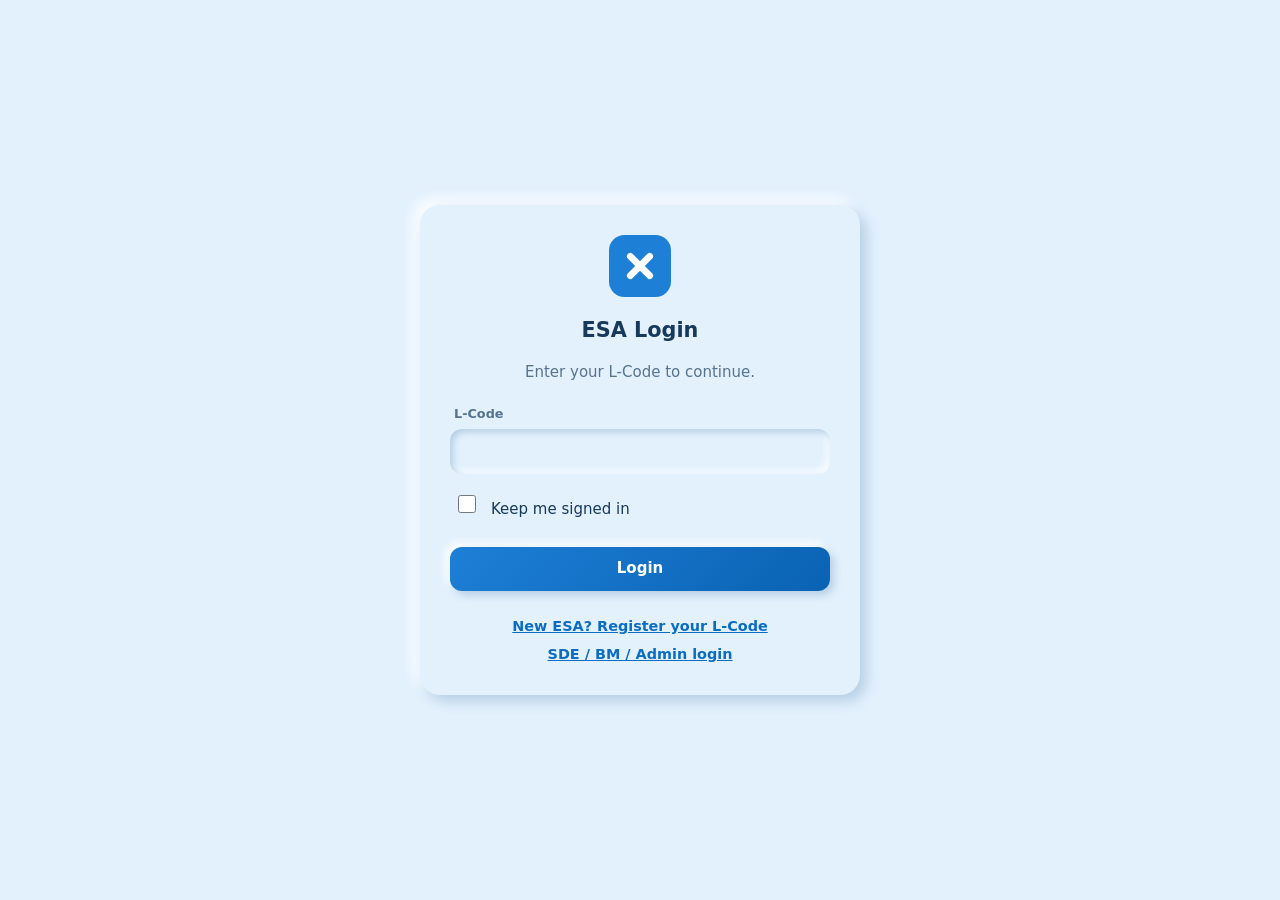
<file: index.html>
<!DOCTYPE html>
<html lang="en">
<head>
<meta charset="utf-8">
<meta name="viewport" content="width=device-width,initial-scale=1">
<meta name="theme-color" content="#e3f1fd">
<title>ESA Login · Cancel Call Management</title>
<link rel="icon" href="icon.svg">
<link rel="manifest" href="manifest.json">
<link rel="stylesheet" href="style.css">
</head>
<body data-page="esa">
<div id="app"><noscript>Please enable JavaScript.</noscript></div>
<div id="toast" role="status" aria-live="polite"></div>
<script src="config.js"></script>
<script src="common.js"></script>
<script src="auth.js"></script>
</body>
</html>
</file>
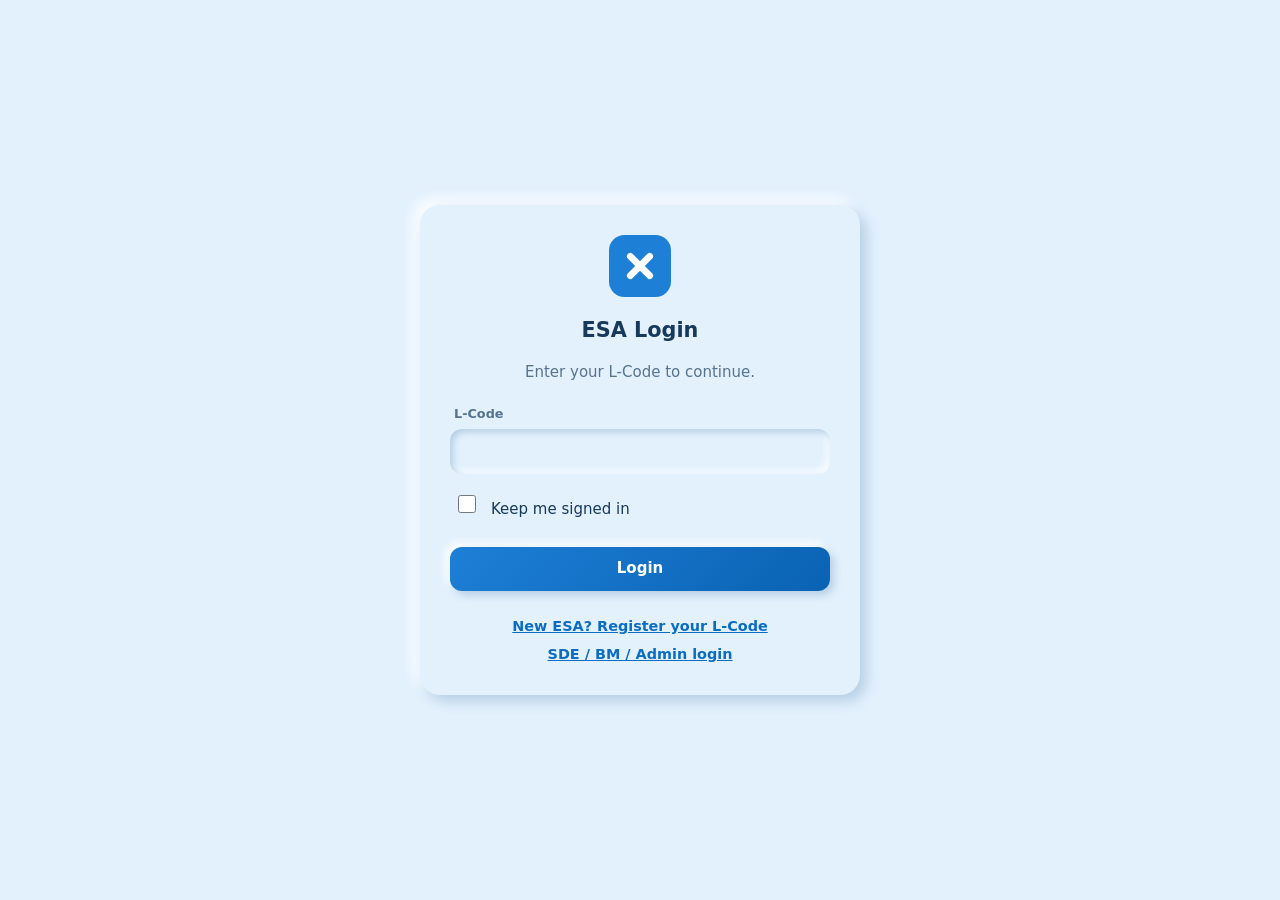
<file: dashboard.html>
<!DOCTYPE html>
<html lang="en">
<head>
<meta charset="utf-8">
<meta name="viewport" content="width=device-width,initial-scale=1">
<meta name="theme-color" content="#e3f1fd">
<title>Dashboard · Cancel Call Management</title>
<link rel="icon" href="icon.svg">
<link rel="manifest" href="manifest.json">
<link rel="stylesheet" href="style.css">
</head>
<body data-page="app">
<div id="app"><noscript>Please enable JavaScript.</noscript></div>
<div id="toast" role="status" aria-live="polite"></div>
<script src="config.js"></script>
<script src="common.js"></script>
<script src="app.js"></script>
</body>
</html>
</file>
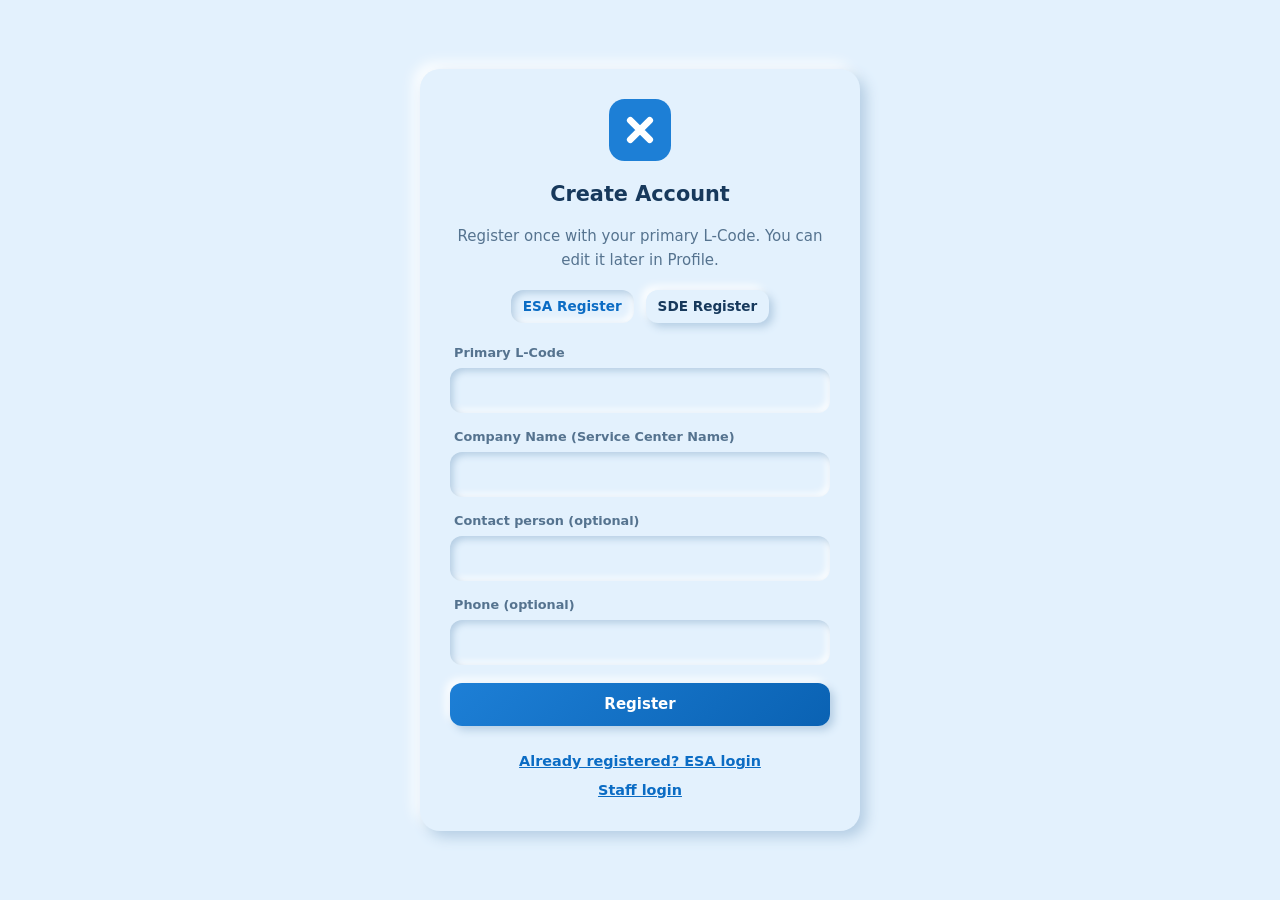
<file: register.html>
<!DOCTYPE html>
<html lang="en">
<head>
<meta charset="utf-8">
<meta name="viewport" content="width=device-width,initial-scale=1">
<meta name="theme-color" content="#e3f1fd">
<title>Register · Cancel Call Management</title>
<link rel="icon" href="icon.svg">
<link rel="manifest" href="manifest.json">
<link rel="stylesheet" href="style.css">
</head>
<body data-page="register">
<div id="app"><noscript>Please enable JavaScript.</noscript></div>
<div id="toast" role="status" aria-live="polite"></div>
<script src="config.js"></script>
<script src="common.js"></script>
<script src="auth.js"></script>
</body>
</html>
</file>
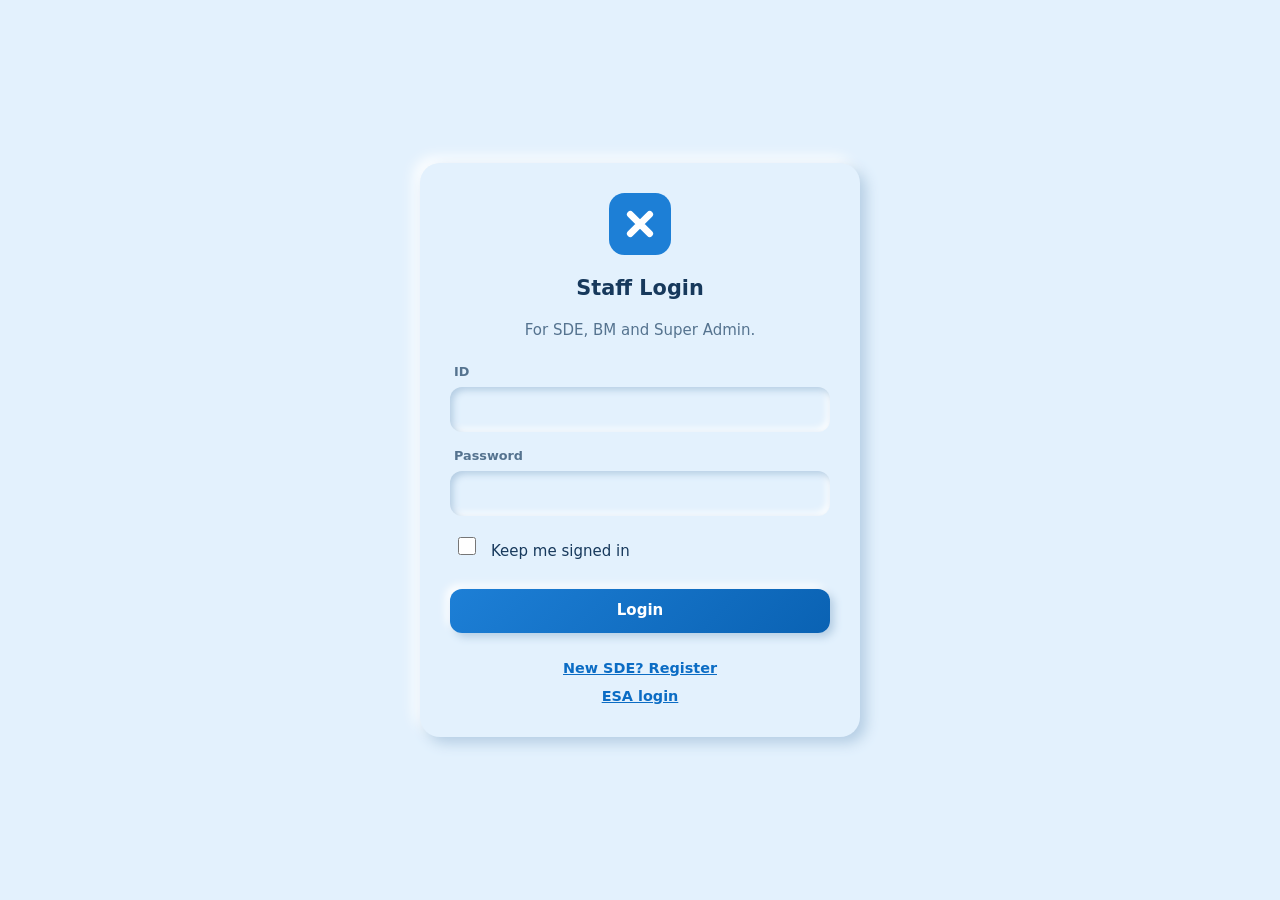
<file: staff.html>
<!DOCTYPE html>
<html lang="en">
<head>
<meta charset="utf-8">
<meta name="viewport" content="width=device-width,initial-scale=1">
<meta name="theme-color" content="#e3f1fd">
<title>Staff Login · Cancel Call Management</title>
<link rel="icon" href="icon.svg">
<link rel="manifest" href="manifest.json">
<link rel="stylesheet" href="style.css">
</head>
<body data-page="staff">
<div id="app"><noscript>Please enable JavaScript.</noscript></div>
<div id="toast" role="status" aria-live="polite"></div>
<script src="config.js"></script>
<script src="common.js"></script>
<script src="auth.js"></script>
</body>
</html>
</file>
<file: style.css>
:root{--bg:#e3f1fd;--tx:#17395c;--mu:#55738f;--ac:#0b6cc4;--lt:#fff;--dk:#b4cde3;--ok:#127a52;--er:#c22f4b;--wn:#9a5b00;
--up:6px 6px 14px var(--dk),-6px -6px 14px var(--lt);--in:inset 3px 3px 7px var(--dk),inset -3px -3px 7px var(--lt)}
*{box-sizing:border-box}
[hidden]{display:none!important}
body{margin:0;min-height:100vh;background:var(--bg);color:var(--tx);font:15px/1.55 system-ui,-apple-system,"Segoe UI",Roboto,sans-serif}
a{color:var(--ac);font-weight:600}
h1{font-size:1.3rem;margin:0}h2{font-size:1.1rem;margin:0 0 14px}
.nu{background:var(--bg);border-radius:20px;box-shadow:var(--up)}
.wrap{max-width:1200px;margin:0 auto;padding:22px}
.card{padding:22px;margin:0 0 22px;min-width:0}
input:not([type=checkbox]),select,textarea{width:100%;padding:11px 14px;border:0;background:var(--bg);color:var(--tx);font:inherit;border-radius:12px;box-shadow:var(--in)}
textarea{resize:vertical}
input[type=checkbox]{width:18px;height:18px;accent-color:var(--ac);flex:none}
:focus-visible{outline:2px solid var(--ac);outline-offset:2px}
.btn{border:0;cursor:pointer;background:var(--bg);color:var(--tx);padding:10px 18px;border-radius:12px;font:inherit;font-weight:600;box-shadow:4px 4px 9px var(--dk),-4px -4px 9px var(--lt);text-decoration:none;display:inline-block}
.btn:hover{color:var(--ac)}
.btn:active,.btn.on{box-shadow:var(--in);color:var(--ac)}
.btn.pri{background:linear-gradient(135deg,#1d7fd6,#0a62b3);color:#fff}
.btn.ok{color:var(--ok)}.btn.no{color:var(--er)}
.btn.sm{padding:6px 12px;font-size:.85rem}
.btn:disabled{opacity:.45;cursor:default}
.bar{display:flex;justify-content:space-between;align-items:center;gap:12px;flex-wrap:wrap;padding:14px 22px;margin-bottom:22px}
.brand{display:flex;align-items:center;gap:12px}.brand img{width:38px;height:38px}
.acts{display:flex;gap:10px;align-items:center;flex-wrap:wrap}
.tabs{display:flex;gap:12px;flex-wrap:wrap;margin-bottom:22px}
.grid{display:grid;grid-template-columns:repeat(auto-fit,minmax(150px,1fr));gap:18px;margin-bottom:22px}
.stat{border:0;padding:16px 18px;text-align:left;font:inherit;color:var(--tx);border-top:4px solid var(--ac)}
button.stat{cursor:pointer}
.stat b{display:block;font-size:1.9rem;line-height:1.2;font-variant-numeric:tabular-nums}
.stat.sel{box-shadow:var(--in)}
.stat.Pending{border-color:var(--wn)}.stat.Approved{border-color:var(--ok)}.stat.Rejected{border-color:var(--er)}
.stat.Pending b{color:var(--wn)}.stat.Approved b{color:var(--ok)}.stat.Rejected b{color:var(--er)}
.frm{display:grid;grid-template-columns:repeat(auto-fit,minmax(210px,1fr));gap:16px;margin-bottom:16px}
.full{grid-column:1/-1}
label.l{display:block;font-size:.8rem;color:var(--mu);margin:0 0 5px 4px;font-weight:600}
.tw{overflow-x:auto}
table{width:100%;border-collapse:collapse;min-width:620px}
th,td{text-align:left;padding:10px 12px;border-bottom:1px solid #c6dbee;vertical-align:top;overflow-wrap:anywhere}
th{font-size:.8rem;color:var(--mu)}
tr.cl{cursor:pointer}tr.cl:hover{background:#d4e8fa}
.bd{display:inline-block;padding:3px 12px;border-radius:20px;font-size:.8rem;font-weight:700;box-shadow:var(--in);white-space:nowrap}
.bd.Pending{color:var(--wn)}.bd.Approved{color:var(--ok)}.bd.Rejected{color:var(--er)}.bd.urg{background:var(--er);color:#fff;box-shadow:none}
.row{display:flex;justify-content:space-between;align-items:center;gap:12px;flex-wrap:wrap;margin-bottom:14px}
.row>input,.row>select{flex:1 1 170px;width:auto!important}
.chip{padding:6px 14px;font-size:.85rem;border-radius:12px;box-shadow:var(--in);font-weight:600}
.ck{display:flex;gap:12px;align-items:center;padding:10px 14px;margin:10px 0;cursor:pointer;border-radius:12px;box-shadow:3px 3px 7px var(--dk),-3px -3px 7px var(--lt)}
.ck.plain{box-shadow:none;padding:4px;margin:0 0 12px}
.cc{padding:16px;margin-bottom:16px;border-radius:16px;box-shadow:var(--in)}
.kv{display:grid;grid-template-columns:130px 1fr;gap:6px 12px;margin-bottom:12px;overflow-wrap:anywhere}
.kv>span:nth-child(odd){color:var(--mu)}
.mu{color:var(--mu)}.small{font-size:.82rem}
.chart{display:flex;align-items:flex-end;gap:6px;height:140px}
.chart>div{flex:1;display:flex;flex-direction:column;justify-content:flex-end;align-items:center;height:100%;font-size:.7rem;color:var(--mu);min-width:0}
.chart i{display:block;width:100%;max-width:34px;min-height:3px;border-radius:6px 6px 2px 2px;background:linear-gradient(#3b9ae8,#0a62b3)}
.bell{position:relative}
.bell em{position:absolute;top:-7px;right:-7px;background:var(--er);color:#fff;border-radius:20px;font:700 .7rem/1 system-ui;padding:4px 6px}
.note{padding:10px 12px;border-bottom:1px solid #c6dbee}.note.new{border-left:4px solid var(--ac);font-weight:600}
.ov{position:fixed;inset:0;background:#0b2a4766;display:flex;align-items:center;justify-content:center;padding:16px;z-index:9}
.md{width:100%;max-width:520px;max-height:90vh;overflow:auto;margin:0}
.md .row{margin:16px 0 0;justify-content:flex-end}
#toast{position:fixed;right:16px;bottom:16px;left:16px;z-index:10;display:flex;flex-direction:column;align-items:flex-end;gap:10px;pointer-events:none}
.tst{background:var(--lt);padding:12px 18px;border-radius:12px;box-shadow:0 6px 18px #17395c33;border-left:4px solid var(--ok);max-width:420px}
.tst.er{border-color:var(--er)}
.auth{min-height:100vh;display:flex;align-items:center;justify-content:center;padding:22px 16px}
.login{width:100%;max-width:440px;padding:30px;text-align:center}
.login img{width:62px;height:62px;margin-bottom:10px}
.login form{text-align:left;margin-top:20px}
.login form input{margin-bottom:14px}
.login form .btn.pri{width:100%;margin:4px 0 6px}
.login .tabs{justify-content:center;margin:18px 0 0}
.links{margin-top:18px;display:flex;flex-direction:column;gap:6px;font-size:.9rem}
@media(max-width:600px){.wrap{padding:12px}.card,.login{padding:18px}.kv{grid-template-columns:1fr;gap:0}.kv>span:nth-child(even){margin-bottom:8px}.chart{gap:3px}.chart small{display:none}}
</file>
